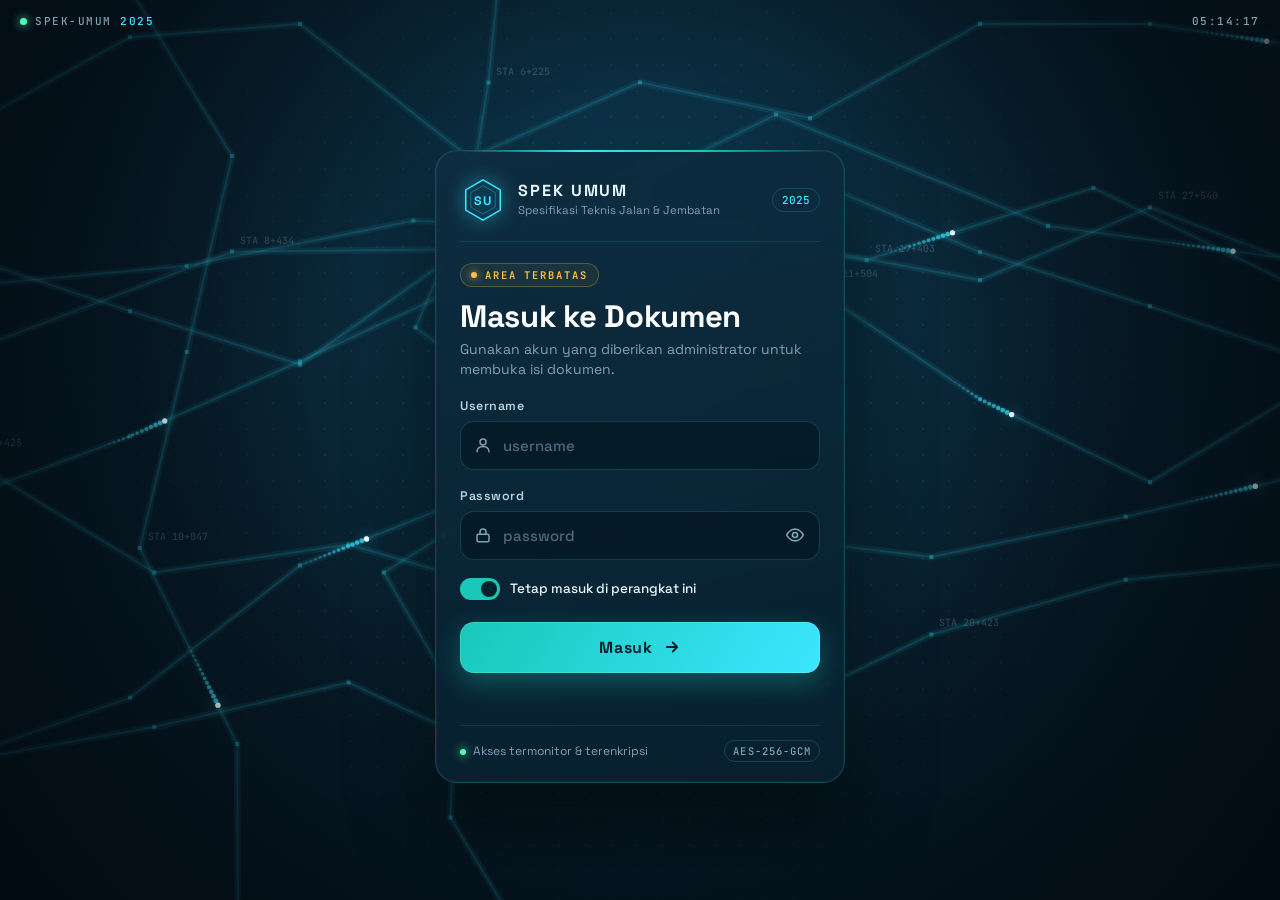
<file: index.html>
<!DOCTYPE html>
<html lang="id">
<head>
<meta charset="utf-8">
<meta name="viewport" content="width=device-width, initial-scale=1, viewport-fit=cover">
<meta name="robots" content="noindex,nofollow">
<meta name="description" content="Spesifikasi Umum 2025 - Spesifikasi Teknis Jalan dan Jembatan. Akses terbatas.">
<meta name="color-scheme" content="dark">
<title>Area Terbatas - Spesifikasi Umum 2025</title>
<link rel="preconnect" href="https://fonts.googleapis.com"><link rel="preconnect" href="https://fonts.gstatic.com" crossorigin>
<link href="https://fonts.googleapis.com/css2?family=JetBrains+Mono:wght@400;500;700&family=Space+Grotesk:wght@400;500;600;700&display=swap" rel="stylesheet">
<meta name="theme-color" content="#071a26">
<meta name="mobile-web-app-capable" content="yes">
<meta name="apple-mobile-web-app-capable" content="yes">
<meta name="apple-mobile-web-app-title" content="Spek Umum 2025">
<meta name="apple-mobile-web-app-status-bar-style" content="black-translucent">
<link rel="manifest" href="manifest.webmanifest">
<link rel="apple-touch-icon" href="icon-192.png">
<link rel="icon" type="image/png" href="icon-192.png">
<link rel="stylesheet" href="login.css?v=4fda437091">
</head>
<body>
<div class="bg" aria-hidden="true"><canvas id="cv"></canvas><div class="vig"></div></div>
<div class="hud" aria-hidden="true"><span><i class="dot"></i>SPEK-UMUM <b>2025</b></span><span id="clk">--:--:--</span></div>

<main class="box" id="box">
<header class="brand">
  <div class="logo" aria-hidden="true"><svg viewBox="0 0 48 48"><path class="hx" d="M24 3l18 10.5v21L24 45 6 34.5v-21z"/><path class="hx2" d="M24 9l12.8 7.4v14.8L24 38.6 11.2 31.2V16.4z"/><text x="24" y="29" text-anchor="middle">SU</text></svg></div>
  <div><b>SPEK UMUM</b><small>Spesifikasi Teknis Jalan &amp; Jembatan</small></div>
  <span class="tag">2025</span>
</header>

<div class="ttl"><span class="pill"><i></i>AREA TERBATAS</span><h1>Masuk ke Dokumen</h1><p>Gunakan akun yang diberikan administrator untuk membuka isi dokumen.</p></div>

<form id="f" method="post" action="javascript:void(0)" autocomplete="on" novalidate>
<label for="u">Username</label>
<div class="f"><svg class="ic" width="18" height="18" viewBox="0 0 24 24" fill="none" stroke="currentColor" stroke-width="2" stroke-linecap="round" stroke-linejoin="round"><circle cx="12" cy="8" r="4"/><path d="M4 21c0-4.4 3.6-7 8-7s8 2.6 8 7"/></svg><input id="u" name="username" placeholder="username" autocomplete="username" autocapitalize="none" autocorrect="off" spellcheck="false"></div>
<label for="p">Password <em id="caps" hidden>Caps Lock aktif</em></label>
<div class="f"><svg class="ic" width="18" height="18" viewBox="0 0 24 24" fill="none" stroke="currentColor" stroke-width="2" stroke-linecap="round" stroke-linejoin="round"><rect x="4" y="11" width="16" height="10" rx="2"/><path d="M8 11V8a4 4 0 018 0v3"/></svg><input id="p" name="password" placeholder="password" style="padding-right:50px" type="password" autocomplete="current-password"><button type="button" class="eye" id="eye" aria-label="Lihat password" title="Lihat password"><svg width="20" height="20" viewBox="0 0 24 24" fill="none" stroke="currentColor" stroke-width="2" stroke-linecap="round" stroke-linejoin="round"><path d="M2 12s3.5-7 10-7 10 7 10 7-3.5 7-10 7S2 12 2 12z"/><circle cx="12" cy="12" r="3"/></svg></button></div>
<label class="keep" for="keep"><input type="checkbox" id="keep" checked><span class="sw"></span><span>Tetap masuk di perangkat ini</span></label>
<button id="go" type="submit"><span>Masuk</span><svg width="18" height="18" viewBox="0 0 24 24" fill="none" stroke="currentColor" stroke-width="2.4" stroke-linecap="round" stroke-linejoin="round"><path d="M5 12h14M13 6l6 6-6 6"/></svg></button></form>
<div id="msg" role="alert"></div>
<button id="inst" type="button"><svg width="18" height="18" viewBox="0 0 24 24" fill="none" stroke="currentColor" stroke-width="2" stroke-linecap="round" stroke-linejoin="round"><path d="M12 3v12M7 10l5 5 5-5M5 21h14"/></svg><span>Instal Aplikasi</span></button><div id="ios" role="note"></div>
<footer class="sec"><span class="lock"><i class="dot"></i>Akses termonitor &amp; terenkripsi</span><span class="mono">AES-256-GCM</span></footer>
</main>

<noscript><p style="position:relative;z-index:3;text-align:center;padding:20px">Halaman ini membutuhkan JavaScript.</p></noscript>
<div id="splash" role="status"><div class="spin"></div><div>Sesi ditemukan, masuk otomatis...</div></div>
<script src="vault.js?v=1495a169cc"></script>
<script src="auth.js?v=3017e92cd8"></script>
<script src="pwa.js?v=2307b6e38f"></script>
</body>
</html>
</file>
<file: login.css>
:root{--bg:#071a26;--bg2:#0b2a3b;--card:#0a2130;--fg:#e8f7fb;--mut:#7fa3b3;--cy:#3be6ff;--tl:#19c8b9;--am:#ffc247;--bad:#ff6b8a;--ok:#4dffb8;--line:#3be6ff2e;--sans:"Space Grotesk","Segoe UI",system-ui,sans-serif;--mono:"JetBrains Mono",ui-monospace,Consolas,monospace;box-sizing:border-box;padding-top:env(safe-area-inset-top,0px);padding-bottom:env(safe-area-inset-bottom,0px)}
*{box-sizing:border-box}html{height:100%}[hidden]{display:none!important}
body{margin:0;min-height:100%;background:var(--bg);color:var(--fg);font:15px/1.5 var(--sans);display:flex;align-items:center;justify-content:center;padding:60px 18px 28px;overflow-x:hidden}

/* latar: jaringan ruas jalan + denyut energi (digambar di canvas) */
.bg{position:fixed;inset:0;z-index:0;background:radial-gradient(ellipse at 50% 30%,#0e3a52 0,#071a26 58%,#04101a 100%)}
#cv{position:absolute;inset:0;width:100%;height:100%}
.bg::before{content:"";position:absolute;inset:0;background-image:radial-gradient(#3be6ff22 1px,transparent 1.2px);background-size:26px 26px;-webkit-mask-image:radial-gradient(circle at 50% 45%,#000,transparent 80%);mask-image:radial-gradient(circle at 50% 45%,#000,transparent 80%)}
.vig{position:absolute;inset:0;background:radial-gradient(circle at 50% 46%,transparent 40%,#020a10cc 100%)}

.hud{position:fixed;top:env(safe-area-inset-top,0px);left:0;right:0;z-index:2;display:flex;justify-content:space-between;padding:14px 20px;font:500 11px var(--mono);letter-spacing:.14em;color:var(--mut)}
.hud b{color:var(--cy);font-weight:500}
.dot{display:inline-block;width:7px;height:7px;margin-right:8px;border-radius:50%;background:var(--ok);box-shadow:0 0 10px var(--ok);animation:bl 1.8s ease-in-out infinite}
@keyframes bl{50%{opacity:.35}}

/* kartu */
.box{position:relative;z-index:1;width:100%;max-width:410px;padding:26px 24px 20px;border-radius:22px;background:linear-gradient(170deg,#0d2c3f e6,#08202f ec);background:linear-gradient(170deg,#0d2c3fe8,#08202fee);border:1px solid var(--line);-webkit-backdrop-filter:blur(16px);backdrop-filter:blur(16px);box-shadow:0 30px 80px #000a,0 0 0 1px #ffffff08 inset,0 0 70px #3be6ff14;transform:perspective(1000px) rotateX(var(--rx,0deg)) rotateY(var(--ry,0deg));transition:transform .15s ease-out;animation:in .7s cubic-bezier(.2,.9,.3,1) backwards}
@keyframes in{from{opacity:0;transform:translateY(22px) scale(.97)}}
.box::before{content:"";position:absolute;left:24px;right:24px;top:-1px;height:2px;border-radius:2px;background:linear-gradient(90deg,transparent,var(--cy),var(--tl),transparent);animation:tp 3.6s ease-in-out infinite}
@keyframes tp{0%,100%{opacity:.35;transform:scaleX(.5)}50%{opacity:1;transform:scaleX(1)}}
.box.shake{animation:shk .42s}
@keyframes shk{20%,60%{transform:translateX(-9px)}40%,80%{transform:translateX(9px)}}
.box.granted{border-color:#4dffb866;box-shadow:0 30px 80px #000a,0 0 60px #4dffb833}

.brand{display:flex;align-items:center;gap:12px;padding-bottom:18px;border-bottom:1px solid #3be6ff1c}
.logo{flex:none;width:46px;height:46px;filter:drop-shadow(0 0 10px #3be6ff66)}
.logo svg{width:100%;height:100%}.hx{fill:#0d3a50;stroke:var(--cy);stroke-width:1.6;stroke-linejoin:round}.hx2{fill:none;stroke:#3be6ff55;stroke-width:1}
.logo text{font:700 13px var(--sans);fill:var(--cy);letter-spacing:.04em}
.brand b{display:block;font:700 16px/1.1 var(--sans);letter-spacing:.12em}.brand small{display:block;margin-top:3px;font-size:11.5px;color:var(--mut);line-height:1.3}
.tag{margin-left:auto;font:500 11px var(--mono);padding:4px 9px;border:1px solid var(--line);border-radius:999px;color:var(--cy)}

.ttl{margin:20px 0 4px}
.pill{display:inline-flex;align-items:center;gap:8px;font:600 10.5px var(--mono);letter-spacing:.18em;color:var(--am);padding:4px 10px;border:1px solid #ffc24744;border-radius:999px;background:#ffc2470f}
.pill i{width:6px;height:6px;border-radius:50%;background:var(--am);box-shadow:0 0 8px var(--am)}
h1{margin:12px 0 6px;font:700 clamp(26px,7.4vw,31px)/1.1 var(--sans);letter-spacing:-.01em;color:#fff}
.ttl p{margin:0;color:var(--mut);font-size:14px;line-height:1.45}

label{display:flex;align-items:center;font:600 12.5px var(--sans);letter-spacing:.04em;margin:18px 0 7px;color:#b6d3df}
label em{margin-left:auto;font:500 11px var(--mono);font-style:normal;color:var(--am);animation:bl 1s infinite}
.f{position:relative}
.ic{position:absolute;left:14px;top:50%;transform:translateY(-50%);color:var(--mut);pointer-events:none;transition:color .2s}
.f input{width:100%;font:500 15px var(--sans);padding:14px 14px 14px 42px;border:1px solid var(--line);border-radius:14px;background:#04141f99;color:var(--fg);transition:border-color .2s,box-shadow .2s,background .2s}
.f input::placeholder{color:#4a6b7b}
.f input:focus{outline:0;border-color:var(--cy);background:#05192799;box-shadow:0 0 0 4px #3be6ff1f,0 0 26px #3be6ff26}
.f:focus-within .ic{color:var(--cy)}
.f input:-webkit-autofill{-webkit-text-fill-color:var(--fg);box-shadow:0 0 0 100px #0a2536 inset}
.eye{position:absolute;right:6px;top:50%;transform:translateY(-50%);width:38px;height:38px;margin:0;padding:0;display:grid;place-items:center;border:0;border-radius:10px;background:none;color:var(--mut);cursor:pointer}.eye:hover{color:var(--cy)}
.keep{display:flex;align-items:center;gap:10px;margin:18px 0 0;font:500 13.5px var(--sans);letter-spacing:0;color:var(--fg);cursor:pointer;user-select:none;-webkit-user-select:none}
.keep input{position:absolute;opacity:0;width:1px;height:1px}
.sw{flex:none;width:40px;height:22px;border-radius:99px;background:#ffffff1c;position:relative;transition:background .2s}
.sw::after{content:"";position:absolute;left:3px;top:3px;width:16px;height:16px;border-radius:50%;background:#fff;transition:transform .25s cubic-bezier(.3,1.6,.5,1),background .2s}
.keep input:checked+.sw{background:var(--tl)}.keep input:checked+.sw::after{transform:translateX(18px);background:#04222b}
.keep input:focus-visible+.sw{outline:2px solid var(--am);outline-offset:2px}

#go{position:relative;overflow:hidden;width:100%;margin-top:22px;display:flex;align-items:center;justify-content:center;gap:10px;font:700 16px var(--sans);letter-spacing:.04em;padding:15px;border:0;border-radius:14px;background:linear-gradient(120deg,var(--tl),var(--cy));color:#032029;cursor:pointer;box-shadow:0 10px 28px #19c8b955,0 0 0 1px #ffffff22 inset;transition:transform .15s,box-shadow .15s}
#go:hover{transform:translateY(-2px);box-shadow:0 14px 34px #3be6ff66}
#go:active{transform:translateY(1px)}
#go svg{transition:transform .2s}#go:hover svg{transform:translateX(4px)}
#go::after{content:"";position:absolute;top:0;left:-60%;width:35%;height:100%;background:linear-gradient(100deg,transparent,#ffffff77,transparent);transform:skewX(-20deg);animation:sh 3.6s ease-in-out infinite}
@keyframes sh{0%,55%{left:-60%}100%{left:140%}}
#go:disabled{cursor:wait}#go.ld::after{display:none}#go.ld{animation:pl .7s ease-in-out infinite alternate}
@keyframes pl{to{filter:brightness(1.18)}}
button:focus-visible{outline:2px solid var(--am);outline-offset:3px}
#msg{min-height:22px;margin-top:14px;font:500 12.5px/1.5 var(--mono);color:var(--bad)}#msg.ok{color:var(--ok)}
#inst{display:none;width:100%;margin-top:4px;font:600 13.5px var(--sans);padding:11px;border:1px solid var(--line);border-radius:14px;background:#ffffff08;color:var(--fg);cursor:pointer;align-items:center;justify-content:center;gap:8px}
#inst:hover{border-color:var(--cy);color:var(--cy)}
#ios{display:none;margin-top:10px;padding:10px 12px;border:1px dashed var(--line);border-radius:12px;font-size:13px;color:var(--mut)}
.sec{display:flex;justify-content:space-between;align-items:center;gap:10px;margin-top:16px;padding-top:14px;border-top:1px solid #3be6ff1c;font-size:12px;color:var(--mut)}
.sec .dot{width:6px;height:6px;margin-right:7px}.mono{font:500 10.5px var(--mono);letter-spacing:.1em;padding:3px 8px;border:1px solid var(--line);border-radius:999px}

#splash{position:fixed;inset:0;z-index:5;display:none;place-content:center;justify-items:center;gap:18px;background:#04101af2;font:600 13px var(--mono);letter-spacing:.1em;color:var(--cy)}
body.auto #splash{display:grid}body.auto .box{visibility:hidden}
.spin{width:78px;height:78px;border-radius:50%;border:3px solid #3be6ff22;border-top-color:var(--cy);border-right-color:var(--tl);box-shadow:0 0 26px #3be6ff44;animation:rt .9s linear infinite}
@keyframes rt{to{transform:rotate(360deg)}}
@media(max-width:380px){.box{padding:22px 18px 18px}.brand small{display:none}}
@media(prefers-reduced-motion:reduce){*,*::before,*::after{animation:none!important;transition:none!important}.spin{animation:rt 2s linear infinite!important}}
</file>
